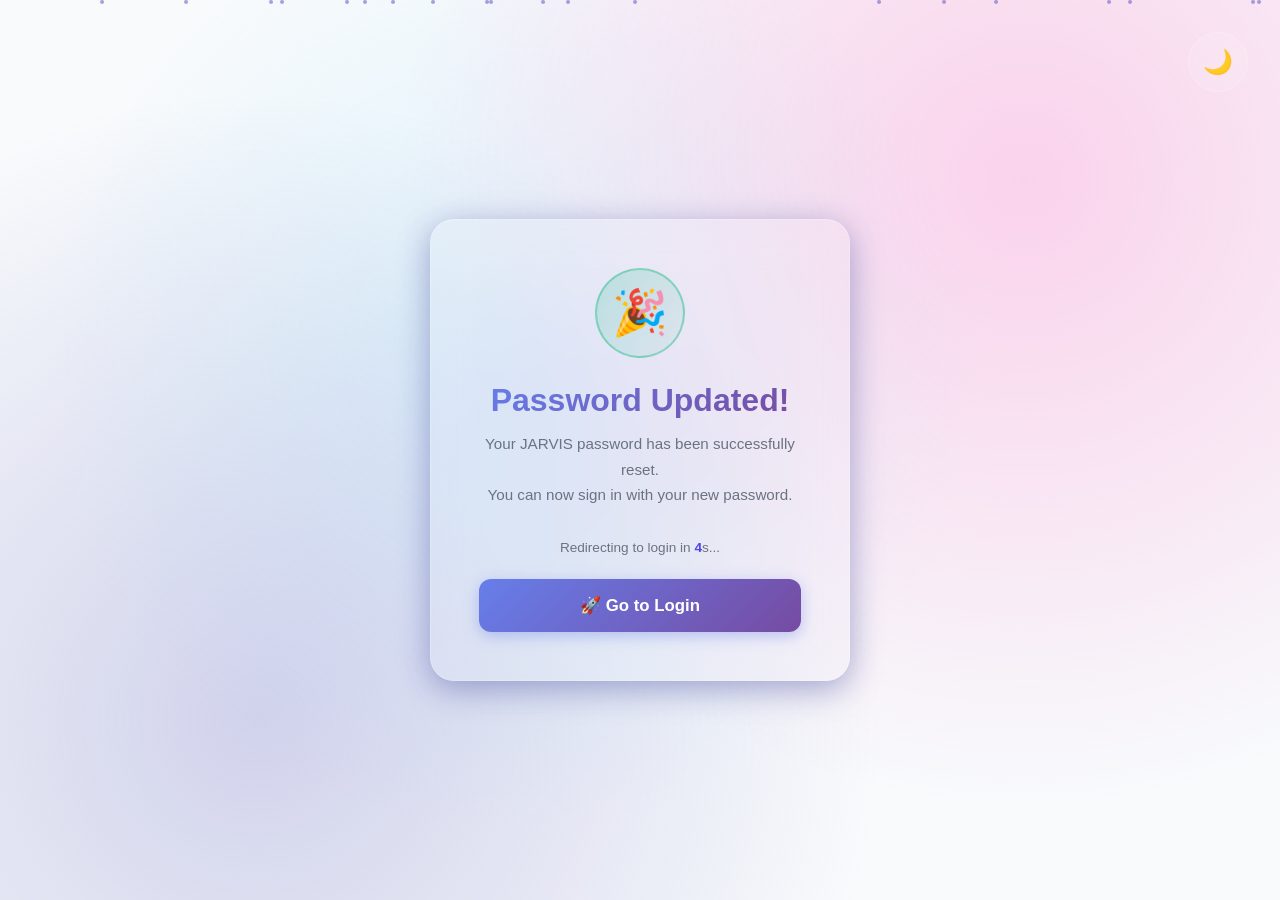
<file: assistant/templates/assistant/password_reset_complete.html>
<!DOCTYPE html>
<html lang="en">
<head>
    <meta charset="UTF-8">
    <meta name="viewport" content="width=device-width, initial-scale=1.0">
    <title>Password Reset Complete - JARVIS Assistant</title>
    <style>
        * { margin: 0; padding: 0; box-sizing: border-box; }

        :root {
            --primary-gradient: linear-gradient(135deg, #667eea 0%, #764ba2 100%);
            --accent-color: #4f46e5;
            --success-color: #10b981;
            --glass-bg: rgba(255,255,255,0.1);
            --glass-border: rgba(255,255,255,0.2);
            --shadow: 0 8px 32px rgba(31,38,135,0.37);
            --text-primary: #1f2937; --text-secondary: #6b7280;
            --bg-primary: #f8fafc; --bg-secondary: #ffffff;
            --border-color: #e5e7eb;
        }

        [data-theme="dark"] {
            --text-primary: #f9fafb; --text-secondary: #d1d5db;
            --bg-primary: #0f172a; --bg-secondary: #1e293b;
            --border-color: #374151; --glass-bg: rgba(0,0,0,0.2);
            --glass-border: rgba(255,255,255,0.1);
        }

        body {
            font-family: 'Inter', -apple-system, BlinkMacSystemFont, sans-serif;
            background: var(--bg-primary); color: var(--text-primary);
            transition: all 0.3s cubic-bezier(0.4,0,0.2,1); min-height: 100vh;
        }

        body::before {
            content: ''; position: fixed; top: 0; left: 0; width: 100%; height: 100%;
            background:
                radial-gradient(circle at 20% 80%, rgba(120,119,198,0.3) 0%, transparent 50%),
                radial-gradient(circle at 80% 20%, rgba(255,119,198,0.3) 0%, transparent 50%),
                radial-gradient(circle at 40% 40%, rgba(120,219,255,0.2) 0%, transparent 50%);
            pointer-events: none; z-index: -1;
        }

        .floating-particles { position: fixed; top: 0; left: 0; width: 100%; height: 100%; pointer-events: none; z-index: -1; }
        .particle {
            position: absolute; width: 4px; height: 4px;
            background: linear-gradient(45deg, #667eea, #764ba2);
            border-radius: 50%; animation: float 6s infinite linear; opacity: 0.6;
        }

        @keyframes float {
            0%   { transform: translateY(100vh) rotate(0deg);    opacity: 0; }
            10%  { opacity: 0.6; }
            90%  { opacity: 0.6; }
            100% { transform: translateY(-100px) rotate(360deg); opacity: 0; }
        }

        .container {
            min-height: 100vh; display: flex; align-items: center;
            justify-content: center; padding: 2rem;
        }

        .card {
            width: 100%; max-width: 420px;
            background: var(--glass-bg); backdrop-filter: blur(20px);
            border: 1px solid var(--glass-border); border-radius: 24px;
            padding: 3rem; box-shadow: var(--shadow); text-align: center;
            animation: fadeInUp 0.8s cubic-bezier(0.4,0,0.2,1);
            position: relative; overflow: hidden;
        }

        .card::before {
            content: ''; position: absolute; top: 0; left: -100%; width: 100%; height: 100%;
            background: linear-gradient(90deg, transparent, rgba(255,255,255,0.1), transparent);
            animation: shimmer 3s infinite;
        }

        @keyframes shimmer { 0% { left: -100%; } 100% { left: 100%; } }
        @keyframes fadeInUp { from { opacity: 0; transform: translateY(50px); } to { opacity: 1; transform: translateY(0); } }

        .success-ring {
            width: 90px; height: 90px; border-radius: 50%;
            background: linear-gradient(135deg, rgba(16,185,129,0.2), rgba(16,185,129,0.05));
            border: 2px solid rgba(16,185,129,0.4);
            display: flex; align-items: center; justify-content: center;
            margin: 0 auto 1.5rem;
            animation: scaleIn 0.6s cubic-bezier(0.34,1.56,0.64,1);
        }

        @keyframes scaleIn { from { transform: scale(0); opacity: 0; } to { transform: scale(1); opacity: 1; } }

        .success-ring span { font-size: 2.8rem; }

        .title {
            font-size: 2rem; font-weight: 800;
            background: var(--primary-gradient);
            -webkit-background-clip: text; -webkit-text-fill-color: transparent;
            background-clip: text; margin-bottom: 0.75rem;
        }

        .message {
            color: var(--text-secondary); line-height: 1.7; margin-bottom: 2rem; font-size: 0.95rem;
        }

        .countdown-text {
            font-size: 0.85rem; color: var(--text-secondary); margin-bottom: 1.5rem;
        }

        .countdown-text span { color: var(--accent-color); font-weight: 700; }

        .btn {
            display: block; width: 100%; padding: 1rem 2rem;
            background: var(--primary-gradient);
            color: white; border: none; border-radius: 12px;
            font-size: 1.05rem; font-weight: 600; cursor: pointer;
            text-decoration: none; text-align: center;
            transition: all 0.3s cubic-bezier(0.4,0,0.2,1);
            position: relative; overflow: hidden;
            box-shadow: 0 4px 15px rgba(102,126,234,0.4);
        }

        .btn::before {
            content: ''; position: absolute; top: 0; left: -100%; width: 100%; height: 100%;
            background: linear-gradient(90deg, transparent, rgba(255,255,255,0.2), transparent);
            transition: left 0.5s;
        }

        .btn:hover::before { left: 100%; }
        .btn:hover { transform: translateY(-3px); box-shadow: 0 6px 20px rgba(102,126,234,0.6); }

        .theme-toggle {
            position: fixed; top: 2rem; right: 2rem; width: 60px; height: 60px;
            border-radius: 50%; background: var(--glass-bg); backdrop-filter: blur(20px);
            border: 1px solid var(--glass-border); color: var(--text-primary);
            font-size: 1.5rem; cursor: pointer; transition: all 0.3s ease;
            z-index: 100; display: flex; align-items: center; justify-content: center;
        }

        .theme-toggle:hover { transform: rotate(180deg) scale(1.1); box-shadow: var(--shadow); }

        @media (max-width: 768px) {
            .container { padding: 1rem; }
            .card { padding: 2rem; }
            .theme-toggle { top: 1rem; right: 1rem; width: 50px; height: 50px; font-size: 1.2rem; }
        }
    </style>
</head>
<body>
    <div class="floating-particles" id="particles"></div>
    <button class="theme-toggle" id="theme-toggle">🌙</button>

    <div class="container">
        <div class="card">
            <div class="success-ring"><span>🎉</span></div>
            <h1 class="title">Password Updated!</h1>
            <p class="message">
                Your JARVIS password has been successfully reset.<br>
                You can now sign in with your new password.
            </p>
            <p class="countdown-text">Redirecting to login in <span id="countdown">5</span>s...</p>
            <a href="{% url 'login' %}" class="btn" id="login-btn">🚀 Go to Login</a>
        </div>
    </div>

    <script>
        function createParticles() {
            const container = document.getElementById('particles');
            for (let i = 0; i < 20; i++) {
                const p = document.createElement('div');
                p.className = 'particle';
                p.style.left = Math.random() * 100 + '%';
                p.style.animationDelay = Math.random() * 6 + 's';
                p.style.animationDuration = (Math.random() * 3 + 3) + 's';
                container.appendChild(p);
            }
        }

        document.getElementById('theme-toggle').addEventListener('click', function () {
            const isDark = document.body.getAttribute('data-theme') === 'dark';
            document.body.setAttribute('data-theme', isDark ? '' : 'dark');
            this.textContent = isDark ? '🌙' : '🌞';
        });

        // Auto-redirect countdown
        let seconds = 5;
        const countdownEl = document.getElementById('countdown');
        const interval = setInterval(() => {
            seconds--;
            countdownEl.textContent = seconds;
            if (seconds <= 0) {
                clearInterval(interval);
                window.location.href = document.getElementById('login-btn').href;
            }
        }, 1000);

        document.addEventListener('DOMContentLoaded', createParticles);
    </script>
</body>
</html>
</file>
